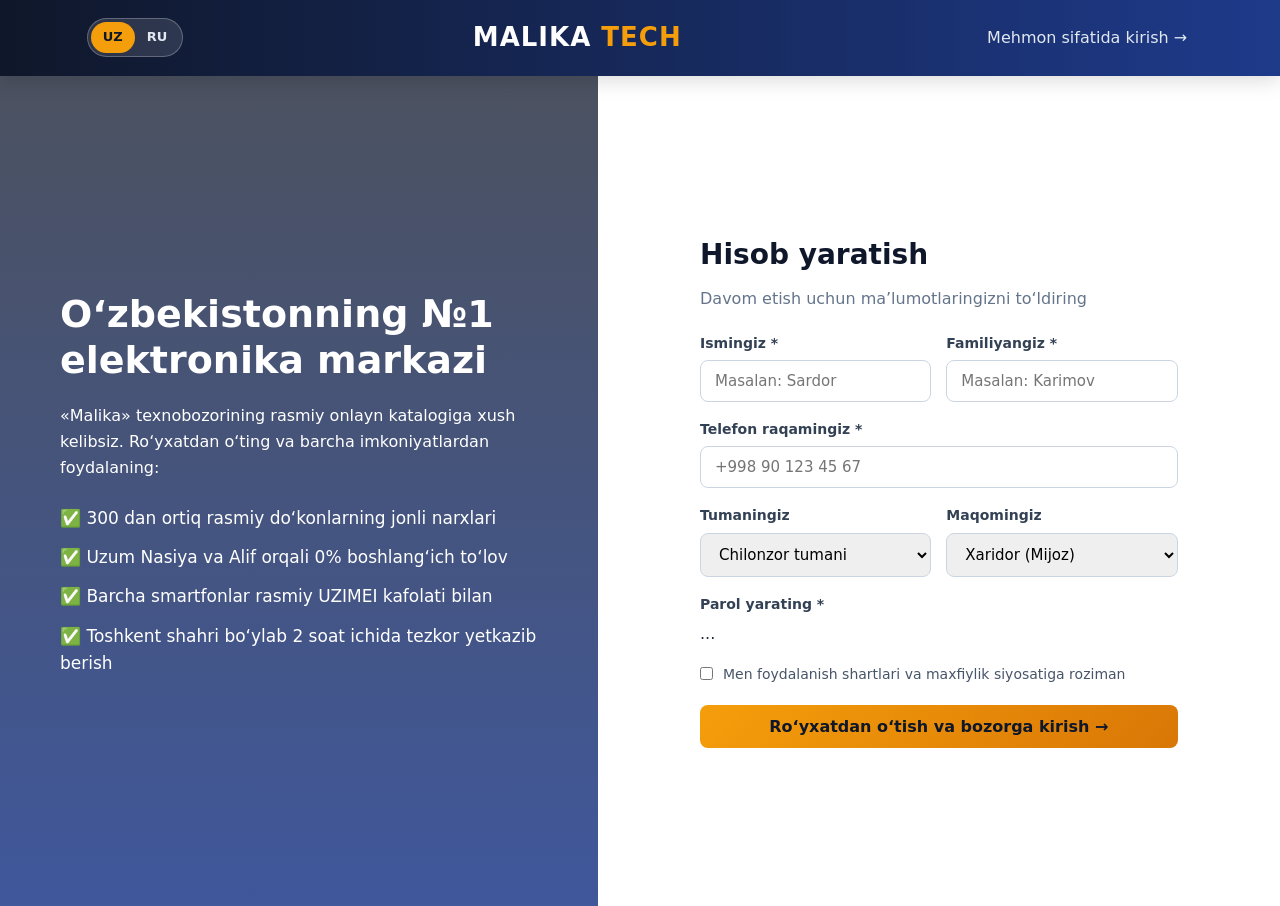
<file: index.html>
<!DOCTYPE html>
<html lang="uz">
<head>
    <meta charset="UTF-8">
    <title>Ro‘yxatdan o‘tish — Malika Texnobozori</title>
    <link rel="stylesheet" href="style.css">
</head>
<body>  
    <header>  
        
        <div class="lang-switch">
    <a href="index.html" class="active-lang">UZ</a>
    <a href="index-ru.html">RU</a>
</div>    
        <div class="logo">MALIKA <span>TECH</span></div>
        <nav>
            <a href="home.html">Mehmon sifatida kirish →</a>
        </nav>
    </header>

    <div class="auth-wrapper">
        <div class="auth-banner">
            <h1>O‘zbekistonning №1 elektronika markazi</h1>
            <p>«Malika» texnobozorining rasmiy onlayn katalogiga xush kelibsiz. Ro‘yxatdan o‘ting va barcha imkoniyatlardan foydalaning:</p>
            <ul>
                <li>✅ 300 dan ortiq rasmiy do‘konlarning jonli narxlari</li>
                <li>✅ Uzum Nasiya va Alif orqali 0% boshlang‘ich to‘lov</li>
                <li>✅ Barcha smartfonlar rasmiy UZIMEI kafolati bilan</li>
                <li>✅ Toshkent shahri bo‘ylab 2 soat ichida tezkor yetkazib berish</li> 
            </ul>
        </div>

        <div class="auth-form-side">
            <h2>Hisob yaratish</h2>
            <p style="color: #64748b; margin-bottom: 20px;">Davom etish uchun ma’lumotlaringizni to‘ldiring</p>

            <form action="home.html" method="get">
                <div class="form-row">
                    <div class="form-group">
                        <label>Ismingiz *</label>
                        <input type="text" placeholder="Masalan: Sardor" required>
                    </div>
                    <div class="form-group">
                        <label>Familiyangiz *</label>
                        <input type="text" placeholder="Masalan: Karimov" required>
                    </div>
                </div>

                <div class="form-group">
                    <label>Telefon raqamingiz *</label>
                    <input type="tel" placeholder="+998 90 123 45 67" required>
                </div>

                <div class="form-row">
                    <div class="form-group">
                        <label>Tumaningiz</label>
                        <select>
                            <option>Chilonzor tumani</option>
                            <option>Yunusobod tumani</option>
                            <option>Shayxontohur tumani</option>
                            <option>Mirzo Ulug‘bek tumani</option>
                            <option>Boshqa viloyatdan</option>
                        </select>
                    </div>
                    <div class="form-group">
                        <label>Maqomingiz</label>
                        <select>
                            <option>Xaridor (Mijoz)</option>
                            <option>Do‘kon egasi (Sotuvchi)</option>
                            <option>Ulgurji xaridor</option>
                        </select>
                    </div>
                </div>

                <div class="form-group">
                    <label>Parol yarating *</label>
                    <div class="password-wrapper">...</div> 
                    
                </div> 

                <div class="checkbox-group">
                    <input type="checkbox" id="agree" required style="width: auto;">
                    <label for="agree" style="margin: 0; font-weight: 400;">Men foydalanish shartlari va maxfiylik siyosatiga roziman</label>
                </div>

                <button type="submit" class="btn" style="width: 100%; font-size: 16px;">Ro‘yxatdan o‘tish va bozorga kirish →</button>
            </form>
        </div>
    </div> 

</body>
</html>
</file>
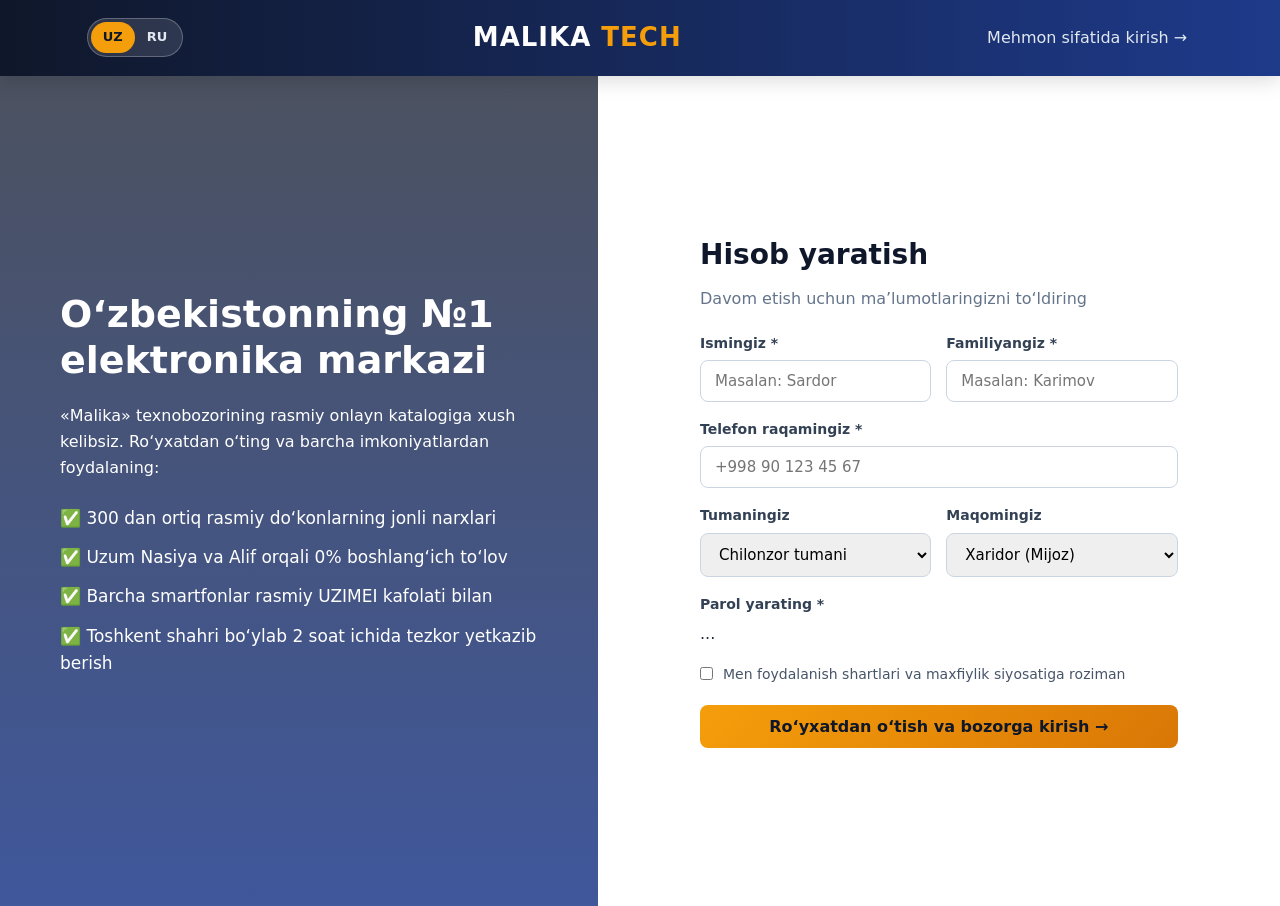
<file: exam2/index.html>
<!DOCTYPE html>
<html lang="uz">
<head>
    <meta charset="UTF-8">
    <title>Ro‘yxatdan o‘tish — Malika Texnobozori</title>
    <link rel="stylesheet" href="style.css">
</head>
<body>  
    <header>  
        
        <div class="lang-switch">
    <a href="index.html" class="active-lang">UZ</a>
    <a href="index-ru.html">RU</a>
</div>    
        <div class="logo">MALIKA <span>TECH</span></div>
        <nav>
            <a href="home.html">Mehmon sifatida kirish →</a>
        </nav>
    </header>

    <div class="auth-wrapper">
        <div class="auth-banner">
            <h1>O‘zbekistonning №1 elektronika markazi</h1>
            <p>«Malika» texnobozorining rasmiy onlayn katalogiga xush kelibsiz. Ro‘yxatdan o‘ting va barcha imkoniyatlardan foydalaning:</p>
            <ul>
                <li>✅ 300 dan ortiq rasmiy do‘konlarning jonli narxlari</li>
                <li>✅ Uzum Nasiya va Alif orqali 0% boshlang‘ich to‘lov</li>
                <li>✅ Barcha smartfonlar rasmiy UZIMEI kafolati bilan</li>
                <li>✅ Toshkent shahri bo‘ylab 2 soat ichida tezkor yetkazib berish</li>
            </ul>
        </div>

        <div class="auth-form-side">
            <h2>Hisob yaratish</h2>
            <p style="color: #64748b; margin-bottom: 20px;">Davom etish uchun ma’lumotlaringizni to‘ldiring</p>

            <form action="home.html" method="get">
                <div class="form-row">
                    <div class="form-group">
                        <label>Ismingiz *</label>
                        <input type="text" placeholder="Masalan: Sardor" required>
                    </div>
                    <div class="form-group">
                        <label>Familiyangiz *</label>
                        <input type="text" placeholder="Masalan: Karimov" required>
                    </div>
                </div>

                <div class="form-group">
                    <label>Telefon raqamingiz *</label>
                    <input type="tel" placeholder="+998 90 123 45 67" required>
                </div>

                <div class="form-row">
                    <div class="form-group">
                        <label>Tumaningiz</label>
                        <select>
                            <option>Chilonzor tumani</option>
                            <option>Yunusobod tumani</option>
                            <option>Shayxontohur tumani</option>
                            <option>Mirzo Ulug‘bek tumani</option>
                            <option>Boshqa viloyatdan</option>
                        </select>
                    </div>
                    <div class="form-group">
                        <label>Maqomingiz</label>
                        <select>
                            <option>Xaridor (Mijoz)</option>
                            <option>Do‘kon egasi (Sotuvchi)</option>
                            <option>Ulgurji xaridor</option>
                        </select>
                    </div>
                </div>

                <div class="form-group">
                    <label>Parol yarating *</label>
                    <div class="password-wrapper">...</div> 
                    
                </div> 

                <div class="checkbox-group">
                    <input type="checkbox" id="agree" required style="width: auto;">
                    <label for="agree" style="margin: 0; font-weight: 400;">Men foydalanish shartlari va maxfiylik siyosatiga roziman</label>
                </div>

                <button type="submit" class="btn" style="width: 100%; font-size: 16px;">Ro‘yxatdan o‘tish va bozorga kirish →</button>
            </form>
        </div>
    </div> 

</body>
</html>
</file>
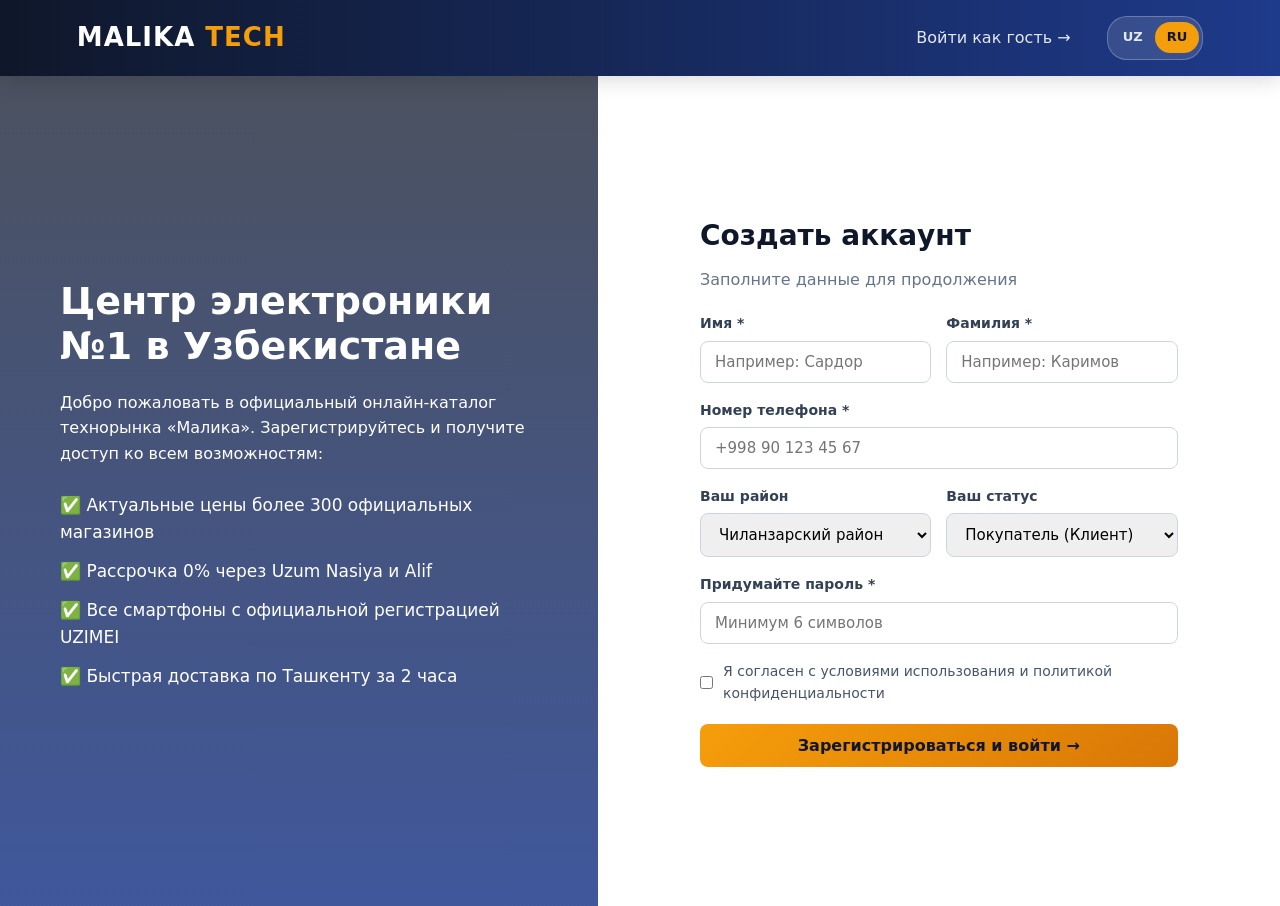
<file: index-ru.html>
<!DOCTYPE html>
<html lang="ru">
<head>
    <meta charset="UTF-8">
    <title>Регистрация — Технорынок Малика</title>
    <link rel="stylesheet" href="style.css">
</head>
<body>

    <header>
        <div class="logo">MALIKA <span>TECH</span></div>
        <nav>
            <a href="home-ru.html">Войти как гость →</a>
            <div class="lang-switch">
                <a href="index.html">UZ</a>
                <a href="index-ru.html" class="active-lang">RU</a>
            </div>
        </nav>
    </header>

    <div class="auth-wrapper">
        <div class="auth-banner">
            <h1>Центр электроники №1 в Узбекистане</h1>
            <p>Добро пожаловать в официальный онлайн-каталог технорынка «Малика». Зарегистрируйтесь и получите доступ ко всем возможностям:</p>
            <ul>
                <li>✅ Актуальные цены более 300 официальных магазинов</li>
                <li>✅ Рассрочка 0% через Uzum Nasiya и Alif</li>
                <li>✅ Все смартфоны с официальной регистрацией UZIMEI</li>
                <li>✅ Быстрая доставка по Ташкенту за 2 часа</li>
            </ul>
        </div>

        <div class="auth-form-side">
            <h2>Создать аккаунт</h2>
            <p style="color: #64748b; margin-bottom: 20px;">Заполните данные для продолжения</p>

            <form action="home-ru.html" method="get">
                <div class="form-row">
                    <div class="form-group">
                        <label>Имя *</label>
                        <input type="text" placeholder="Например: Сардор" required>
                    </div>
                    <div class="form-group">
                        <label>Фамилия *</label>
                        <input type="text" placeholder="Например: Каримов" required>
                    </div>
                </div>

                <div class="form-group">
                    <label>Номер телефона *</label>
                    <input type="tel" placeholder="+998 90 123 45 67" required>
                </div>

                <div class="form-row">
                    <div class="form-group">
                        <label>Ваш район</label>
                        <select>
                            <option>Чиланзарский район</option>
                            <option>Юнусабадский район</option>
                            <option>Шайхантахурский район</option>
                            <option>Мирзо-Улугбекский район</option>
                            <option>Другой регион</option>
                        </select>
                    </div>
                    <div class="form-group">
                        <label>Ваш статус</label>
                        <select>
                            <option>Покупатель (Клиент)</option>
                            <option>Владелец магазина (Продавец)</option>
                            <option>Оптовый покупатель</option>
                        </select>
                    </div>
                </div>

                <div class="form-group">
                    <label>Придумайте пароль *</label>
                    <input type="password" placeholder="Минимум 6 символов" required>
                </div>

                <div class="checkbox-group">
                    <input type="checkbox" id="agree-ru" required style="width: auto;">
                    <label for="agree-ru" style="margin: 0; font-weight: 400;">Я согласен с условиями использования и политикой конфиденциальности</label>
                </div>

                <button type="submit" class="btn" style="width: 100%; font-size: 16px;">Зарегистрироваться и войти →</button>
            </form>
        </div>
    </div>

</body>
</html>
</file>
<file: style.css>
* {
    box-sizing: border-box;
    margin: 0;
    padding: 0;
    font-family: 'Segoe UI', system-ui, -apple-system, sans-serif;
}

body {
    background-color: #f0f2f8;
    color: #1e293b;
    line-height: 1.6;
}

/* Шапка сайта */
header {
    background: linear-gradient(90deg, #0f172a, #1e3a8a);
    color: white;
    padding: 16px 6%;
    display: flex;
    justify-content: space-between;
    align-items: center;
    position: sticky;
    top: 0;
    z-index: 100;
    box-shadow: 0 4px 20px rgba(0, 0, 0, 0.15);
}

.logo {
    font-size: 26px;
    font-weight: 800;
    letter-spacing: 1px;
}

.logo span {
    color: #f59e0b;
}

nav {
    display: flex;
    gap: 10px;
    flex-wrap: wrap;
}

nav a {
    color: #e2e8f0;
    text-decoration: none;
    padding: 9px 16px;
    border-radius: 8px;
    font-weight: 500;
    transition: all 0.3s ease;
}

nav a:hover, nav a.active {
    background-color: #f59e0b;
    color: #0f172a;
    font-weight: 700;
}

/* Контейнер и заголовки */
.container {
    max-width: 1200px;
    margin: 35px auto;
    padding: 0 20px;
}

.section-title {
    font-size: 28px;
    color: #0f172a;
    margin-bottom: 8px;
    border-left: 5px solid #f59e0b;
    padding-left: 15px;
}

.section-subtitle {
    color: #64748b;
    margin-bottom: 25px;
    padding-left: 20px;
}

/* Кнопки */
.btn {
    display: inline-block;
    background: linear-gradient(135deg, #f59e0b, #d97706);
    color: #0f172a;
    padding: 12px 24px;
    text-decoration: none;
    border-radius: 8px;
    font-weight: 700;
    border: none;
    cursor: pointer;
    font-size: 15px;
    transition: transform 0.2s, box-shadow 0.2s;
    text-align: center;
}

.btn:hover {
    transform: translateY(-2px);
    box-shadow: 0 6px 15px rgba(245, 158, 11, 0.4);
}

.btn-outline {
    background: transparent;
    border: 2px solid #f59e0b;
    color: white;
    margin-left: 10px;
}

.btn-outline:hover {
    background: #f59e0b;
    color: #0f172a;
}

/* СТРАНИЦА 1: РЕАЛИСТИЧНАЯ РЕГИСТРАЦИЯ (SPLIT SCREEN) */
.auth-wrapper {
    display: flex;
    min-height: calc(100vh - 70px);
    background: white;
}

.auth-banner {
    flex: 1;
    background: linear-gradient(rgba(15, 23, 42, 0.75), rgba(30, 58, 138, 0.85)),
                url('https://images.unsplash.com/photo-1519389950473-47ba0277781c?auto=format&fit=crop&w=1000&q=80') center/cover;
    color: white;
    padding: 60px;
    display: flex;
    flex-direction: column;
    justify-content: center;
}

.auth-banner h1 {
    font-size: 38px;
    margin-bottom: 20px;
    line-height: 1.2;
}

.auth-banner ul {
    list-style: none;
    margin-top: 25px;
}

.auth-banner li {
    margin-bottom: 12px;
    font-size: 17px;
}

.auth-form-side {
    flex: 1;
    padding: 50px 8%;
    display: flex;
    flex-direction: column;
    justify-content: center;
}

.auth-form-side h2 {
    font-size: 28px;
    color: #0f172a;
    margin-bottom: 8px;
}

.form-row {
    display: flex;
    gap: 15px;
}

.form-group {
    margin-bottom: 16px;
    width: 100%;
}

.form-group label {
    display: block;
    margin-bottom: 6px;
    font-weight: 600;
    font-size: 14px;
    color: #334155;
}

.form-group input, .form-group select, .form-group textarea {
    width: 100%;
    padding: 11px 14px;
    border: 1.5px solid #cbd5e1;
    border-radius: 8px;
    font-size: 15px;
    transition: border-color 0.3s;
}

.form-group input:focus, .form-group select:focus, .form-group textarea:focus {
    outline: none;
    border-color: #1e3a8a;
}

.checkbox-group {
    display: flex;
    align-items: center;
    gap: 10px;
    margin-bottom: 20px;
    font-size: 14px;
    color: #475569;
}

/* HERO БАННЕР НА ГЛАВНОЙ */
.hero {
    background: linear-gradient(rgba(15, 23, 42, 0.78), rgba(30, 58, 138, 0.85)),
                url('https://images.unsplash.com/photo-1550009158-9ebf69173e03?auto=format&fit=crop&w=1200&q=80') center/cover;
    color: white;
    padding: 70px 40px;
    border-radius: 16px;
    text-align: center;
    box-shadow: 0 10px 30px rgba(15, 23, 42, 0.2);
}

.hero h1 {
    font-size: 40px;
    margin-bottom: 15px;
}

.hero p {
    font-size: 18px;
    max-width: 700px;
    margin: 0 auto 30px;
    color: #e2e8f0;
}

/* СТАТИСТИКА */
.stats-bar {
    display: grid;
    grid-template-columns: repeat(auto-fit, minmax(200px, 1fr));
    gap: 20px;
    margin: -30px auto 40px;
    max-width: 1050px;
    padding: 0 20px;
}

.stat-item {
    background: white;
    padding: 22px;
    border-radius: 12px;
    text-align: center;
    box-shadow: 0 6px 20px rgba(0, 0, 0, 0.08);
}

.stat-number {
    font-size: 30px;
    font-weight: 800;
    color: #1e3a8a;
}

/* СЕТКА И КАРТОЧКИ С ФОТО */
.grid {
    display: grid;
    grid-template-columns: repeat(auto-fit, minmax(270px, 1fr));
    gap: 25px;
    margin-top: 20px;
}

.card {
    background: white;
    border-radius: 14px;
    overflow: hidden;
    box-shadow: 0 4px 15px rgba(0, 0, 0, 0.06);
    transition: transform 0.3s ease, box-shadow 0.3s ease;
    display: flex;
    flex-direction: column;
}

.card:hover {
    transform: translateY(-6px);
    box-shadow: 0 12px 25px rgba(0, 0, 0, 0.12);
}

.card-img {
    width: 100%;
    height: 200px;
    object-fit: cover;
}

.card-body {
    padding: 20px;
    flex: 1;
    display: flex;
    flex-direction: column;
}

.badge {
    display: inline-block;
    background: #dbeafe;
    color: #1e3a8a;
    padding: 4px 10px;
    border-radius: 20px;
    font-size: 12px;
    font-weight: 700;
    margin-bottom: 10px;
    width: fit-content;
}

.badge-hot {
    background: #fef3c7;
    color: #b45309;
}

.card h3 {
    font-size: 19px;
    color: #0f172a;
    margin-bottom: 8px;
}

.card p {
    color: #64748b;
    font-size: 14px;
    margin-bottom: 15px;
    flex: 1;
}

.price {
    font-size: 21px;
    font-weight: 800;
    color: #15803d;
    margin-bottom: 15px;
}

.old-price {
    font-size: 14px;
    color: #94a3b8;
    text-decoration: line-through;
    margin-left: 8px;
    font-weight: 400;
}

/* ТАБЛИЦА РАССРОЧКИ */
.styled-table {
    width: 100%;
    border-collapse: collapse;
    margin: 25px 0;
    background: white;
    border-radius: 12px;
    overflow: hidden;
    box-shadow: 0 4px 15px rgba(0,0,0,0.06);
}

.styled-table th {
    background-color: #1e3a8a;
    color: white;
    text-align: left;
    padding: 15px;
}

.styled-table td {
    padding: 14px 15px;
    border-bottom: 1px solid #e2e8f0;
}

.styled-table tr:hover {
    background-color: #f8fafc;
}

/* ПОДВАЛ САЙТА (FOOTER) */
footer {
    background: #0f172a;
    color: #94a3b8;
    padding: 40px 6% 20px;
    margin-top: 60px;
}

.footer-grid {
    display: grid;
    grid-template-columns: repeat(auto-fit, minmax(220px, 1fr));
    gap: 30px;
    margin-bottom: 30px;
}

.footer-grid h4 {
    color: white;
    margin-bottom: 15px;
}

.footer-grid a {
    color: #94a3b8;
    text-decoration: none;
    display: block;
    margin-bottom: 8px;
}

.footer-grid a:hover {
    color: #f59e0b;
}

.copyright {
    text-align: center;
    padding-top: 20px;
    border-top: 1px solid #1e293b;
    font-size: 14px;
}  
/* СЕТКА И КАРТОЧКИ С ФОТО (ровно по 3 в ряд) */
.grid {
    display: grid;
    grid-template-columns: repeat(3, 1fr);
    gap: 25px;
    margin-top: 20px;
}

@media (max-width: 900px) {
    .grid {
        grid-template-columns: repeat(2, 1fr);
    }
}

@media (max-width: 600px) {
    .grid {
        grid-template-columns: 1fr;
    }
} 
/* =========================================
   CSS-АНИМАЦИИ БЕЗ JAVASCRIPT
   ========================================= */

/* 1. Плавное появление контента снизу вверх при открытии любой страницы */
@keyframes fadeInUp {
    from {
        opacity: 0;
        transform: translateY(25px);
    }
    to {
        opacity: 1;
        transform: translateY(0);
    }
}

.hero,
.stats-bar,
.section-title,
.section-subtitle,
.grid,
.styled-table,
.auth-form-side {
    animation: fadeInUp 0.7s ease-out both;
}

.grid {
    animation-delay: 0.15s;
}

/* 2. Плавное приближение (зум) фотографии внутри карточки при наведении */
.card-img {
    transition: transform 0.5s ease;
}

.card:hover .card-img {
    transform: scale(1.08);
}

/* 3. Мягкая пульсация для бейджей "Xit savdo" и "0%" */
@keyframes pulseBadge {
    0%, 100% {
        transform: scale(1);
    }
    50% {
        transform: scale(1.06);
    }
}

.badge-hot {
    animation: pulseBadge 2s infinite ease-in-out;
}

/* 4. Эффект светового блика, пробегающего по оранжевым кнопкам */
.btn {
    position: relative;
    overflow: hidden;
}

.btn::after {
    content: '';
    position: absolute;
    top: 0;
    left: -100%;
    width: 60%;
    height: 100%;
    background: linear-gradient(
        120deg,
        transparent,
        rgba(255, 255, 255, 0.45),
        transparent
    );
    transition: left 0.5s ease;
}

.btn:hover::after {
    left: 120%;
}

/* 5. Подсветка логотипа при наведении */
.logo {
    transition: transform 0.3s ease;
}

.logo:hover {
    transform: scale(1.04);
}      
/* =========================================
   ФИЛЬТР КАТЕГОРИЙ В КАТАЛОГЕ (ЧИСТЫЙ CSS)
   ========================================= */
.filter-radio {
    display: none;
}

.filter-buttons {
    display: flex;
    gap: 12px;
    flex-wrap: wrap;
    margin: 25px 0;
}

.filter-label {
    padding: 10px 20px;
    background: white;
    color: #1e293b;
    border: 2px solid #cbd5e1;
    border-radius: 30px;
    font-weight: 600;
    font-size: 14px;
    cursor: pointer;
    transition: all 0.3s ease;
    user-select: none;
}

.filter-label:hover {
    border-color: #1e3a8a;
    color: #1e3a8a;
}

/* Активная кнопка фильтра */
#cat-all:checked ~ .filter-buttons label[for="cat-all"],
#cat-phones:checked ~ .filter-buttons label[for="cat-phones"],
#cat-laptops:checked ~ .filter-buttons label[for="cat-laptops"],
#cat-gaming:checked ~ .filter-buttons label[for="cat-gaming"] {
    background: linear-gradient(135deg, #1e3a8a, #0f172a);
    color: #f59e0b;
    border-color: #1e3a8a;
    box-shadow: 0 4px 12px rgba(30, 58, 138, 0.25);
}

/* Логика фильтрации карточек */
#cat-phones:checked ~ .grid .card:not(.item-phone) {
    display: none;
}

#cat-laptops:checked ~ .grid .card:not(.item-laptop) {
    display: none;
}

#cat-gaming:checked ~ .grid .card:not(.item-gaming) {
    display: none;
} 
/* =========================================
   ПЕРЕКЛЮЧАТЕЛЬ ЯЗЫКОВ (UZ / RU)
   ========================================= */
.lang-switch {
    display: inline-flex;
    align-items: center;
    background: rgba(255, 255, 255, 0.12);
    border-radius: 20px;
    padding: 3px;
    margin-left: 10px;
    border: 1px solid rgba(255, 255, 255, 0.25);
}

.lang-switch a {
    padding: 5px 12px;
    border-radius: 16px;
    font-size: 13px; 
    font-weight: 700;
    color: #e2e8f0;
    text-decoration: none;
}

.lang-switch a.active-lang {
    background: #f59e0b;
    color: #0f172a;
}
</file>
<file: exam2/style.css>
* {
    box-sizing: border-box;
    margin: 0;
    padding: 0;
    font-family: 'Segoe UI', system-ui, -apple-system, sans-serif;
}

body {
    background-color: #f0f2f8;
    color: #1e293b;
    line-height: 1.6;
}

/* Шапка сайта */
header {
    background: linear-gradient(90deg, #0f172a, #1e3a8a);
    color: white;
    padding: 16px 6%;
    display: flex;
    justify-content: space-between;
    align-items: center;
    position: sticky;
    top: 0;
    z-index: 100;
    box-shadow: 0 4px 20px rgba(0, 0, 0, 0.15);
}

.logo {
    font-size: 26px;
    font-weight: 800;
    letter-spacing: 1px;
}

.logo span {
    color: #f59e0b;
}

nav {
    display: flex;
    gap: 10px;
    flex-wrap: wrap;
}

nav a {
    color: #e2e8f0;
    text-decoration: none;
    padding: 9px 16px;
    border-radius: 8px;
    font-weight: 500;
    transition: all 0.3s ease;
}

nav a:hover, nav a.active {
    background-color: #f59e0b;
    color: #0f172a;
    font-weight: 700;
}

/* Контейнер и заголовки */
.container {
    max-width: 1200px;
    margin: 35px auto;
    padding: 0 20px;
}

.section-title {
    font-size: 28px;
    color: #0f172a;
    margin-bottom: 8px;
    border-left: 5px solid #f59e0b;
    padding-left: 15px;
}

.section-subtitle {
    color: #64748b;
    margin-bottom: 25px;
    padding-left: 20px;
}

/* Кнопки */
.btn {
    display: inline-block;
    background: linear-gradient(135deg, #f59e0b, #d97706);
    color: #0f172a;
    padding: 12px 24px;
    text-decoration: none;
    border-radius: 8px;
    font-weight: 700;
    border: none;
    cursor: pointer;
    font-size: 15px;
    transition: transform 0.2s, box-shadow 0.2s;
    text-align: center;
}

.btn:hover {
    transform: translateY(-2px);
    box-shadow: 0 6px 15px rgba(245, 158, 11, 0.4);
}

.btn-outline {
    background: transparent;
    border: 2px solid #f59e0b;
    color: white;
    margin-left: 10px;
}

.btn-outline:hover {
    background: #f59e0b;
    color: #0f172a;
}

/* СТРАНИЦА 1: РЕАЛИСТИЧНАЯ РЕГИСТРАЦИЯ (SPLIT SCREEN) */
.auth-wrapper {
    display: flex;
    min-height: calc(100vh - 70px);
    background: white;
}

.auth-banner {
    flex: 1;
    background: linear-gradient(rgba(15, 23, 42, 0.75), rgba(30, 58, 138, 0.85)),
                url('https://images.unsplash.com/photo-1519389950473-47ba0277781c?auto=format&fit=crop&w=1000&q=80') center/cover;
    color: white;
    padding: 60px;
    display: flex;
    flex-direction: column;
    justify-content: center;
}

.auth-banner h1 {
    font-size: 38px;
    margin-bottom: 20px;
    line-height: 1.2;
}

.auth-banner ul {
    list-style: none;
    margin-top: 25px;
}

.auth-banner li {
    margin-bottom: 12px;
    font-size: 17px;
}

.auth-form-side {
    flex: 1;
    padding: 50px 8%;
    display: flex;
    flex-direction: column;
    justify-content: center;
}

.auth-form-side h2 {
    font-size: 28px;
    color: #0f172a;
    margin-bottom: 8px;
}

.form-row {
    display: flex;
    gap: 15px;
}

.form-group {
    margin-bottom: 16px;
    width: 100%;
}

.form-group label {
    display: block;
    margin-bottom: 6px;
    font-weight: 600;
    font-size: 14px;
    color: #334155;
}

.form-group input, .form-group select, .form-group textarea {
    width: 100%;
    padding: 11px 14px;
    border: 1.5px solid #cbd5e1;
    border-radius: 8px;
    font-size: 15px;
    transition: border-color 0.3s;
}

.form-group input:focus, .form-group select:focus, .form-group textarea:focus {
    outline: none;
    border-color: #1e3a8a;
}

.checkbox-group {
    display: flex;
    align-items: center;
    gap: 10px;
    margin-bottom: 20px;
    font-size: 14px;
    color: #475569;
}

/* HERO БАННЕР НА ГЛАВНОЙ */
.hero {
    background: linear-gradient(rgba(15, 23, 42, 0.78), rgba(30, 58, 138, 0.85)),
                url('https://images.unsplash.com/photo-1550009158-9ebf69173e03?auto=format&fit=crop&w=1200&q=80') center/cover;
    color: white;
    padding: 70px 40px;
    border-radius: 16px;
    text-align: center;
    box-shadow: 0 10px 30px rgba(15, 23, 42, 0.2);
}

.hero h1 {
    font-size: 40px;
    margin-bottom: 15px;
}

.hero p {
    font-size: 18px;
    max-width: 700px;
    margin: 0 auto 30px;
    color: #e2e8f0;
}

/* СТАТИСТИКА */
.stats-bar {
    display: grid;
    grid-template-columns: repeat(auto-fit, minmax(200px, 1fr));
    gap: 20px;
    margin: -30px auto 40px;
    max-width: 1050px;
    padding: 0 20px;
}

.stat-item {
    background: white;
    padding: 22px;
    border-radius: 12px;
    text-align: center;
    box-shadow: 0 6px 20px rgba(0, 0, 0, 0.08);
}

.stat-number {
    font-size: 30px;
    font-weight: 800;
    color: #1e3a8a;
}

/* СЕТКА И КАРТОЧКИ С ФОТО */
.grid {
    display: grid;
    grid-template-columns: repeat(auto-fit, minmax(270px, 1fr));
    gap: 25px;
    margin-top: 20px;
}

.card {
    background: white;
    border-radius: 14px;
    overflow: hidden;
    box-shadow: 0 4px 15px rgba(0, 0, 0, 0.06);
    transition: transform 0.3s ease, box-shadow 0.3s ease;
    display: flex;
    flex-direction: column;
}

.card:hover {
    transform: translateY(-6px);
    box-shadow: 0 12px 25px rgba(0, 0, 0, 0.12);
}

.card-img {
    width: 100%;
    height: 200px;
    object-fit: cover;
}

.card-body {
    padding: 20px;
    flex: 1;
    display: flex;
    flex-direction: column;
}

.badge {
    display: inline-block;
    background: #dbeafe;
    color: #1e3a8a;
    padding: 4px 10px;
    border-radius: 20px;
    font-size: 12px;
    font-weight: 700;
    margin-bottom: 10px;
    width: fit-content;
}

.badge-hot {
    background: #fef3c7;
    color: #b45309;
}

.card h3 {
    font-size: 19px;
    color: #0f172a;
    margin-bottom: 8px;
}

.card p {
    color: #64748b;
    font-size: 14px;
    margin-bottom: 15px;
    flex: 1;
}

.price {
    font-size: 21px;
    font-weight: 800;
    color: #15803d;
    margin-bottom: 15px;
}

.old-price {
    font-size: 14px;
    color: #94a3b8;
    text-decoration: line-through;
    margin-left: 8px;
    font-weight: 400;
}

/* ТАБЛИЦА РАССРОЧКИ */
.styled-table {
    width: 100%;
    border-collapse: collapse;
    margin: 25px 0;
    background: white;
    border-radius: 12px;
    overflow: hidden;
    box-shadow: 0 4px 15px rgba(0,0,0,0.06);
}

.styled-table th {
    background-color: #1e3a8a;
    color: white;
    text-align: left;
    padding: 15px;
}

.styled-table td {
    padding: 14px 15px;
    border-bottom: 1px solid #e2e8f0;
}

.styled-table tr:hover {
    background-color: #f8fafc;
}

/* ПОДВАЛ САЙТА (FOOTER) */
footer {
    background: #0f172a;
    color: #94a3b8;
    padding: 40px 6% 20px;
    margin-top: 60px;
}

.footer-grid {
    display: grid;
    grid-template-columns: repeat(auto-fit, minmax(220px, 1fr));
    gap: 30px;
    margin-bottom: 30px;
}

.footer-grid h4 {
    color: white;
    margin-bottom: 15px;
}

.footer-grid a {
    color: #94a3b8;
    text-decoration: none;
    display: block;
    margin-bottom: 8px;
}

.footer-grid a:hover {
    color: #f59e0b;
}

.copyright {
    text-align: center;
    padding-top: 20px;
    border-top: 1px solid #1e293b;
    font-size: 14px;
}  
/* СЕТКА И КАРТОЧКИ С ФОТО (ровно по 3 в ряд) */
.grid {
    display: grid;
    grid-template-columns: repeat(3, 1fr);
    gap: 25px;
    margin-top: 20px;
}

@media (max-width: 900px) {
    .grid {
        grid-template-columns: repeat(2, 1fr);
    }
}

@media (max-width: 600px) {
    .grid {
        grid-template-columns: 1fr;
    }
} 
/* =========================================
   CSS-АНИМАЦИИ БЕЗ JAVASCRIPT
   ========================================= */

/* 1. Плавное появление контента снизу вверх при открытии любой страницы */
@keyframes fadeInUp {
    from {
        opacity: 0;
        transform: translateY(25px);
    }
    to {
        opacity: 1;
        transform: translateY(0);
    }
}

.hero,
.stats-bar,
.section-title,
.section-subtitle,
.grid,
.styled-table,
.auth-form-side {
    animation: fadeInUp 0.7s ease-out both;
}

.grid {
    animation-delay: 0.15s;
}

/* 2. Плавное приближение (зум) фотографии внутри карточки при наведении */
.card-img {
    transition: transform 0.5s ease;
}

.card:hover .card-img {
    transform: scale(1.08);
}

/* 3. Мягкая пульсация для бейджей "Xit savdo" и "0%" */
@keyframes pulseBadge {
    0%, 100% {
        transform: scale(1);
    }
    50% {
        transform: scale(1.06);
    }
}

.badge-hot {
    animation: pulseBadge 2s infinite ease-in-out;
}

/* 4. Эффект светового блика, пробегающего по оранжевым кнопкам */
.btn {
    position: relative;
    overflow: hidden;
}

.btn::after {
    content: '';
    position: absolute;
    top: 0;
    left: -100%;
    width: 60%;
    height: 100%;
    background: linear-gradient(
        120deg,
        transparent,
        rgba(255, 255, 255, 0.45),
        transparent
    );
    transition: left 0.5s ease;
}

.btn:hover::after {
    left: 120%;
}

/* 5. Подсветка логотипа при наведении */
.logo {
    transition: transform 0.3s ease;
}

.logo:hover {
    transform: scale(1.04);
}      
/* =========================================
   ФИЛЬТР КАТЕГОРИЙ В КАТАЛОГЕ (ЧИСТЫЙ CSS)
   ========================================= */
.filter-radio {
    display: none;
}

.filter-buttons {
    display: flex;
    gap: 12px;
    flex-wrap: wrap;
    margin: 25px 0;
}

.filter-label {
    padding: 10px 20px;
    background: white;
    color: #1e293b;
    border: 2px solid #cbd5e1;
    border-radius: 30px;
    font-weight: 600;
    font-size: 14px;
    cursor: pointer;
    transition: all 0.3s ease;
    user-select: none;
}

.filter-label:hover {
    border-color: #1e3a8a;
    color: #1e3a8a;
}

/* Активная кнопка фильтра */
#cat-all:checked ~ .filter-buttons label[for="cat-all"],
#cat-phones:checked ~ .filter-buttons label[for="cat-phones"],
#cat-laptops:checked ~ .filter-buttons label[for="cat-laptops"],
#cat-gaming:checked ~ .filter-buttons label[for="cat-gaming"] {
    background: linear-gradient(135deg, #1e3a8a, #0f172a);
    color: #f59e0b;
    border-color: #1e3a8a;
    box-shadow: 0 4px 12px rgba(30, 58, 138, 0.25);
}

/* Логика фильтрации карточек */
#cat-phones:checked ~ .grid .card:not(.item-phone) {
    display: none;
}

#cat-laptops:checked ~ .grid .card:not(.item-laptop) {
    display: none;
}

#cat-gaming:checked ~ .grid .card:not(.item-gaming) {
    display: none;
} 
/* =========================================
   ПЕРЕКЛЮЧАТЕЛЬ ЯЗЫКОВ (UZ / RU)
   ========================================= */
.lang-switch {
    display: inline-flex;
    align-items: center;
    background: rgba(255, 255, 255, 0.12);
    border-radius: 20px;
    padding: 3px;
    margin-left: 10px;
    border: 1px solid rgba(255, 255, 255, 0.25);
}

.lang-switch a {
    padding: 5px 12px;
    border-radius: 16px;
    font-size: 13px; 
    font-weight: 700;
    color: #e2e8f0;
    text-decoration: none;
}

.lang-switch a.active-lang {
    background: #f59e0b;
    color: #0f172a;
}
</file>
